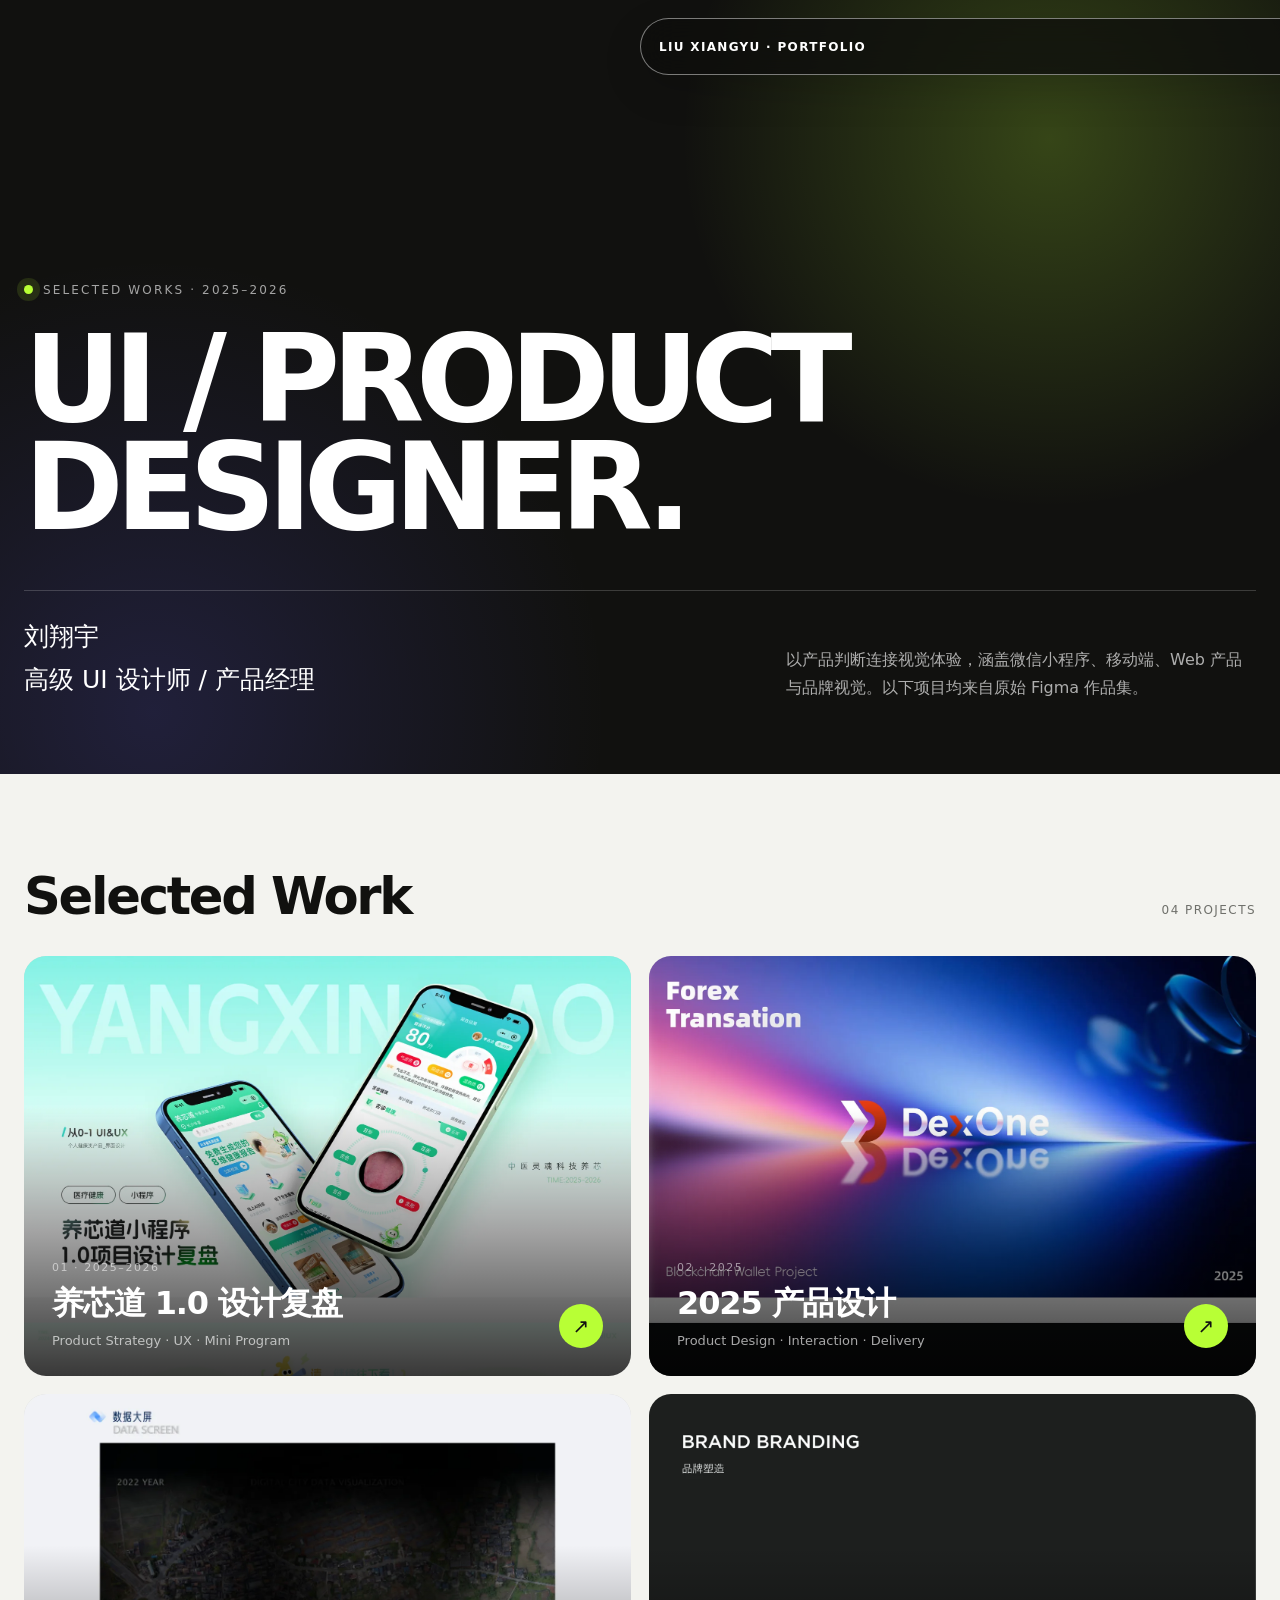
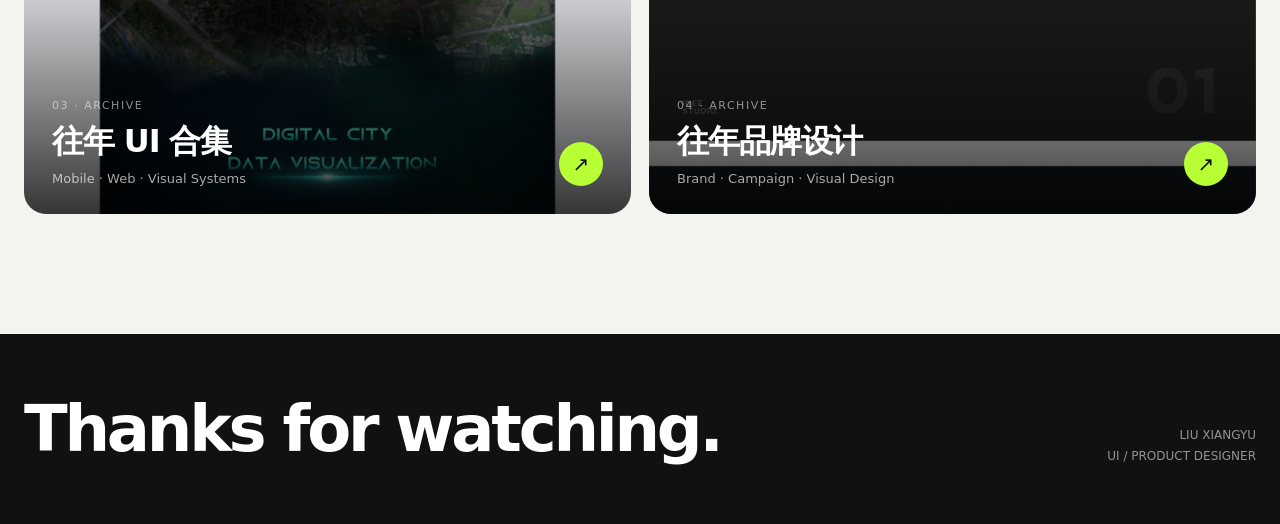
<file: index.html>
<!doctype html>
<html lang="zh-CN">
<head>
  <meta charset="utf-8">
  <meta name="viewport" content="width=device-width, initial-scale=1">
  <meta name="description" content="刘翔宇，高级 UI 设计师 / 产品经理作品集。">
  <title>刘翔宇｜UI / Product Designer Portfolio</title>
  <link rel="stylesheet" href="assets/styles.css">
  <link rel="preload" as="image" href="portfolio/yangxin/01.webp" fetchpriority="high">
</head>
<body>
  <header class="topbar">
    <a class="brand" href="#top">LIU XIANGYU · PORTFOLIO</a>
    <nav class="topbar-links" aria-label="主导航">
      <a class="action all-work" href="#work">全部作品</a>
      <a class="action" href="#work">查看项目 ↓</a>
    </nav>
  </header>

  <main id="top">
    <section class="hero">
      <div class="shell">
        <div class="hero-kicker">Selected works · 2025–2026</div>
        <h1>UI / PRODUCT<br>DESIGNER.</h1>
        <div class="hero-copy">
          <p class="role">刘翔宇<br>高级 UI 设计师 / 产品经理</p>
          <p>以产品判断连接视觉体验，涵盖微信小程序、移动端、Web 产品与品牌视觉。以下项目均来自原始 Figma 作品集。</p>
        </div>
      </div>
    </section>

    <section class="projects" id="work">
      <div class="shell">
        <div class="section-heading"><h2>Selected Work</h2><span>04 PROJECTS</span></div>
        <div class="project-grid">
          <a class="project-card" href="yangxin.html">
            <img src="portfolio/yangxin/01.webp" alt="养芯道小程序 1.0 项目设计复盘" width="1600" height="3334" fetchpriority="high">
            <div class="card-info"><div><div class="card-index">01 · 2025–2026</div><h3>养芯道 1.0 设计复盘</h3><p>Product Strategy · UX · Mini Program</p></div><span class="card-arrow">↗</span></div>
          </a>
          <a class="project-card" href="product-2025.html">
            <img src="portfolio/product/01.webp" alt="2025 产品设计合集" width="1600" height="3334" loading="lazy" decoding="async">
            <div class="card-info"><div><div class="card-index">02 · 2025</div><h3>2025 产品设计</h3><p>Product Design · Interaction · Delivery</p></div><span class="card-arrow">↗</span></div>
          </a>
          <a class="project-card" href="ui-archive.html">
            <img src="portfolio/ui/01.webp" alt="往年 UI 设计合集" width="1306" height="4000" loading="lazy" decoding="async">
            <div class="card-info"><div><div class="card-index">03 · ARCHIVE</div><h3>往年 UI 合集</h3><p>Mobile · Web · Visual Systems</p></div><span class="card-arrow">↗</span></div>
          </a>
          <a class="project-card" href="brand-archive.html">
            <img src="portfolio/brand/01.webp" alt="往年品牌设计合集" width="1600" height="3834" loading="lazy" decoding="async">
            <div class="card-info"><div><div class="card-index">04 · ARCHIVE</div><h3>往年品牌设计</h3><p>Brand · Campaign · Visual Design</p></div><span class="card-arrow">↗</span></div>
          </a>
        </div>
      </div>
    </section>
  </main>

  <footer class="site-footer"><div class="shell footer-inner"><div class="footer-title">Thanks for watching.</div><p>LIU XIANGYU<br>UI / PRODUCT DESIGNER</p></div></footer>
</body>
</html>
</file>
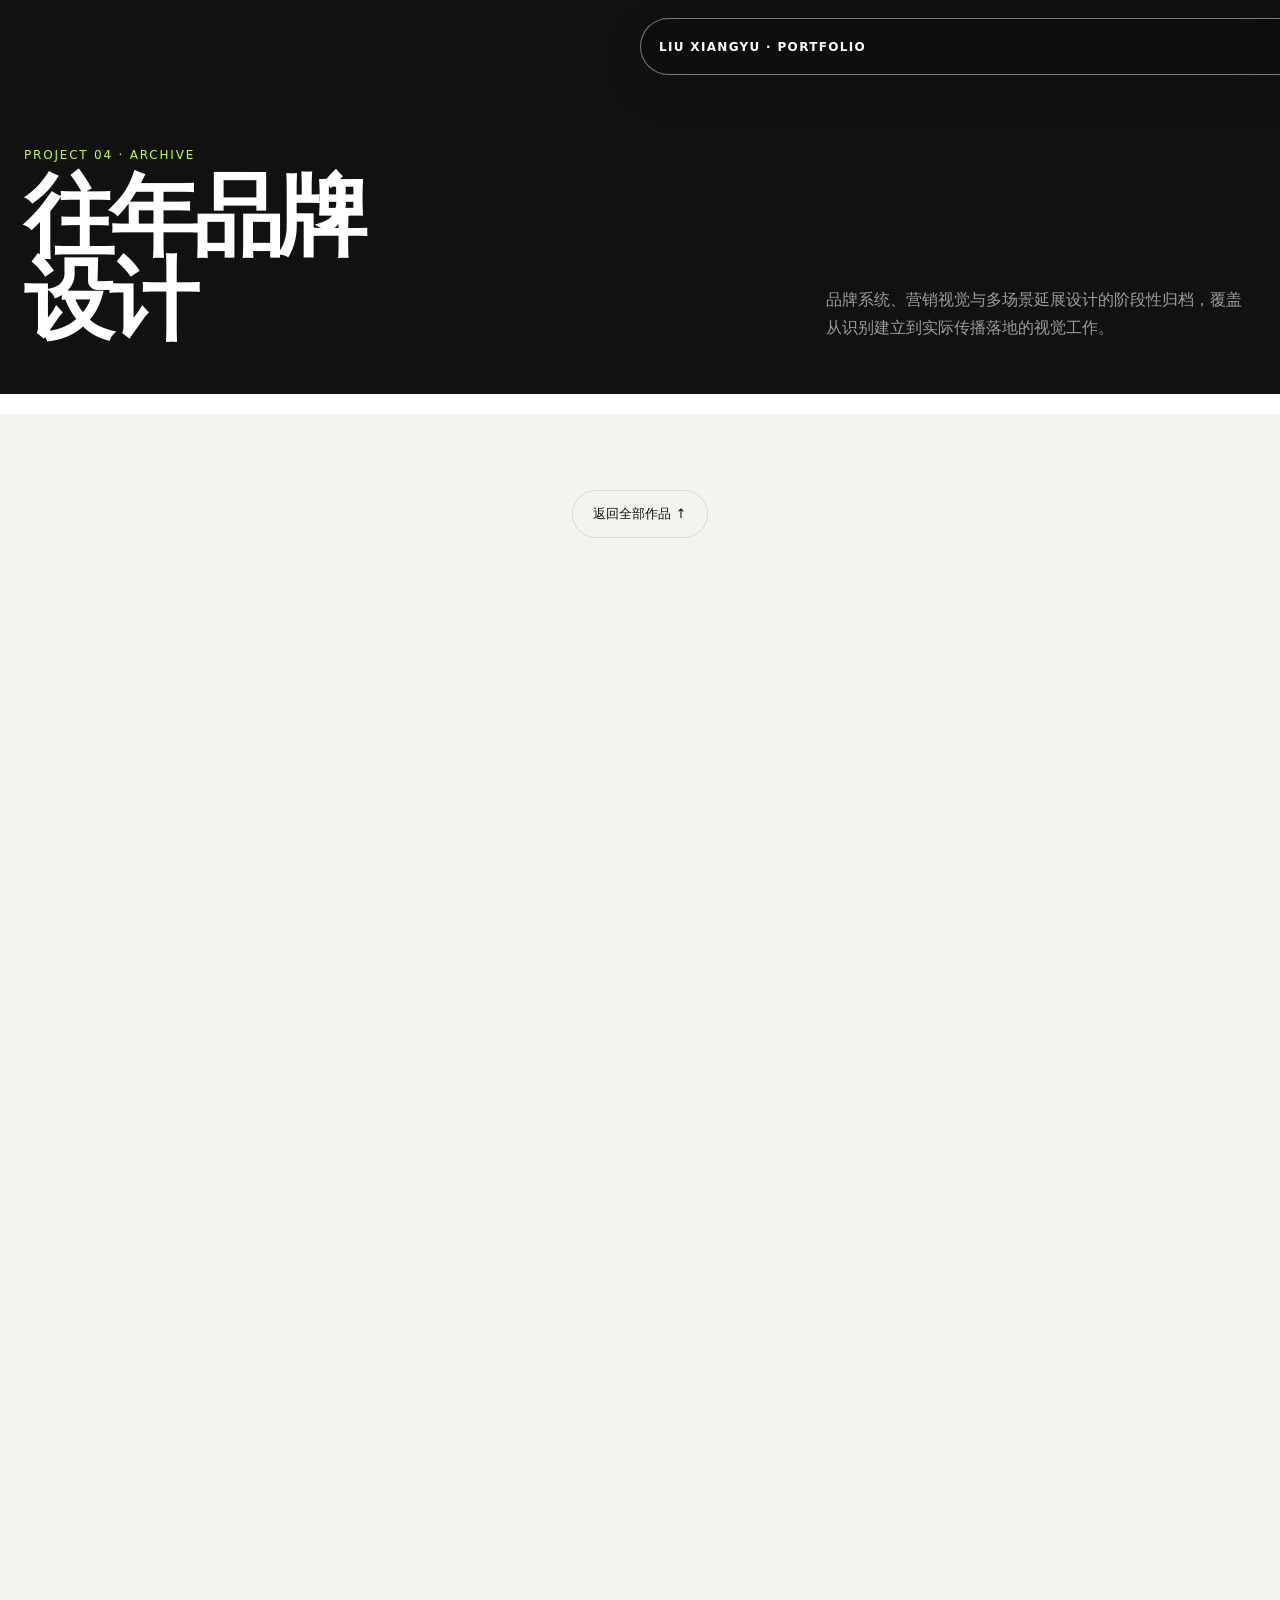
<file: brand-archive.html>
<!doctype html><html lang="zh-CN"><head><meta charset="utf-8"><meta name="viewport" content="width=device-width,initial-scale=1"><meta name="description" content="刘翔宇往年品牌与视觉设计合集。"><title>往年品牌设计｜刘翔宇作品集</title><link rel="stylesheet" href="assets/styles.css"><link rel="preload" as="image" href="portfolio/brand/01.webp" fetchpriority="high"></head><body>
<header class="topbar"><a class="brand" href="index.html">LIU XIANGYU · PORTFOLIO</a><nav class="topbar-links"><a class="action" href="index.html#work">← 返回作品</a></nav></header>
<main><section class="project-hero"><div class="shell project-meta"><div><div class="project-number">PROJECT 04 · ARCHIVE</div><h1>往年品牌<br>设计</h1></div><p class="project-description">品牌系统、营销视觉与多场景延展设计的阶段性归档，覆盖从识别建立到实际传播落地的视觉工作。</p></div></section>
<article class="portfolio-canvas" aria-label="往年品牌设计完整设计稿">
<img src="portfolio/brand/01.webp" alt="往年品牌设计第 1 部分" width="1600" height="3834" fetchpriority="high">
<img src="portfolio/brand/02.webp" alt="往年品牌设计第 2 部分" width="1600" height="3834" loading="lazy" decoding="async">
<img src="portfolio/brand/03.webp" alt="往年品牌设计第 3 部分" width="1600" height="3834" loading="lazy" decoding="async">
<img src="portfolio/brand/04.webp" alt="往年品牌设计第 4 部分" width="1600" height="3834" loading="lazy" decoding="async">
<img src="portfolio/brand/05.webp" alt="往年品牌设计第 5 部分" width="1600" height="3834" loading="lazy" decoding="async">
<img src="portfolio/brand/06.webp" alt="往年品牌设计第 6 部分" width="1600" height="3834" loading="lazy" decoding="async">
<img src="portfolio/brand/07.webp" alt="往年品牌设计第 7 部分" width="1600" height="3834" loading="lazy" decoding="async">
<img src="portfolio/brand/08.webp" alt="往年品牌设计第 8 部分" width="1600" height="3834" loading="lazy" decoding="async">
<img src="portfolio/brand/09.webp" alt="往年品牌设计第 9 部分" width="1600" height="736" loading="lazy" decoding="async">
</article><div class="project-end"><a class="next-link" href="index.html#work">返回全部作品 ↑</a></div></main></body></html>
</file>
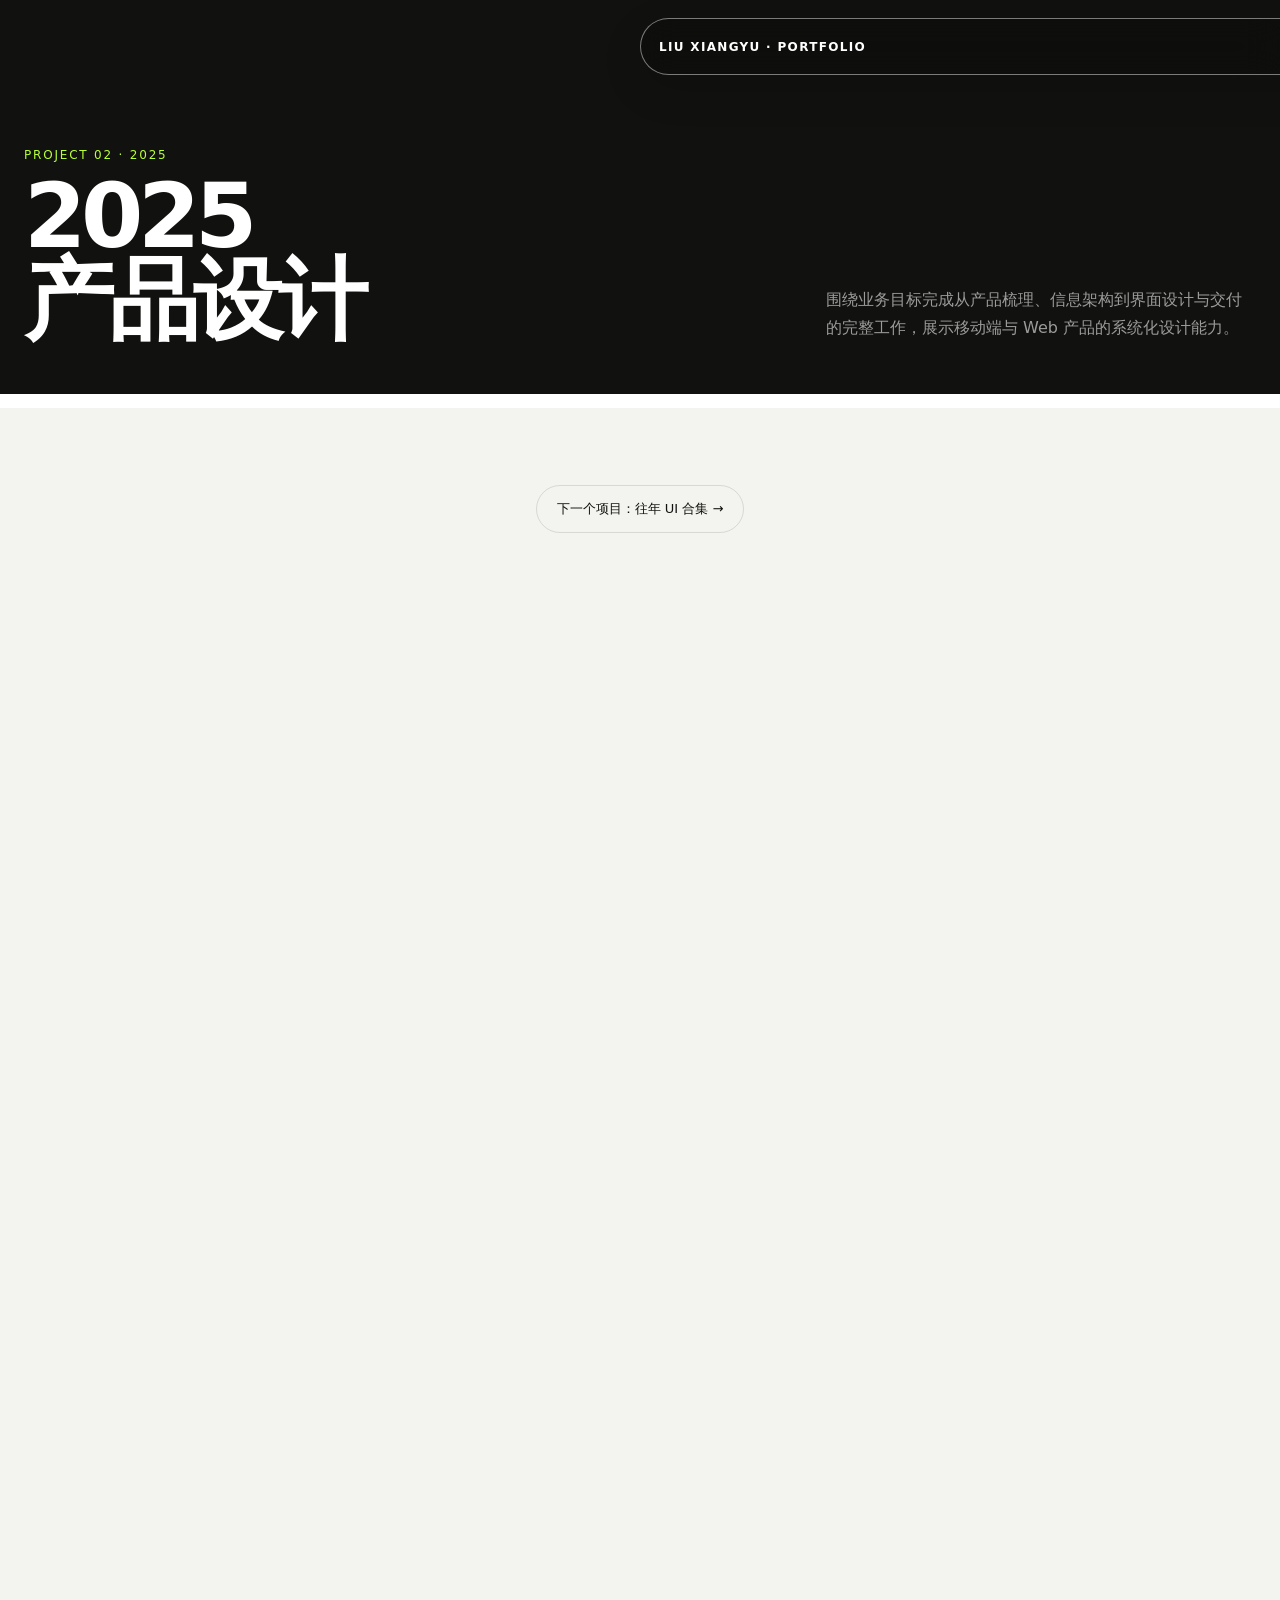
<file: product-2025.html>
<!doctype html><html lang="zh-CN"><head><meta charset="utf-8"><meta name="viewport" content="width=device-width,initial-scale=1"><meta name="description" content="刘翔宇 2025 产品设计作品。"><title>2025 产品设计｜刘翔宇作品集</title><link rel="stylesheet" href="assets/styles.css"><link rel="preload" as="image" href="portfolio/product/01.webp" fetchpriority="high"></head><body>
<header class="topbar"><a class="brand" href="index.html">LIU XIANGYU · PORTFOLIO</a><nav class="topbar-links"><a class="action" href="index.html#work">← 返回作品</a></nav></header>
<main><section class="project-hero"><div class="shell project-meta"><div><div class="project-number">PROJECT 02 · 2025</div><h1>2025<br>产品设计</h1></div><p class="project-description">围绕业务目标完成从产品梳理、信息架构到界面设计与交付的完整工作，展示移动端与 Web 产品的系统化设计能力。</p></div></section>
<article class="portfolio-canvas" aria-label="2025 产品设计完整设计稿">
<img src="portfolio/product/01.webp" alt="2025 产品设计第 1 部分" width="1600" height="3334" fetchpriority="high">
<img src="portfolio/product/02.webp" alt="2025 产品设计第 2 部分" width="1600" height="3334" loading="lazy" decoding="async">
<img src="portfolio/product/03.webp" alt="2025 产品设计第 3 部分" width="1600" height="3334" loading="lazy" decoding="async">
<img src="portfolio/product/04.webp" alt="2025 产品设计第 4 部分" width="1600" height="3334" loading="lazy" decoding="async">
<img src="portfolio/product/05.webp" alt="2025 产品设计第 5 部分" width="1600" height="3334" loading="lazy" decoding="async">
<img src="portfolio/product/06.webp" alt="2025 产品设计第 6 部分" width="1600" height="3334" loading="lazy" decoding="async">
<img src="portfolio/product/07.webp" alt="2025 产品设计第 7 部分" width="1600" height="3000" loading="lazy" decoding="async">
</article><div class="project-end"><a class="next-link" href="ui-archive.html">下一个项目：往年 UI 合集 →</a></div></main></body></html>
</file>
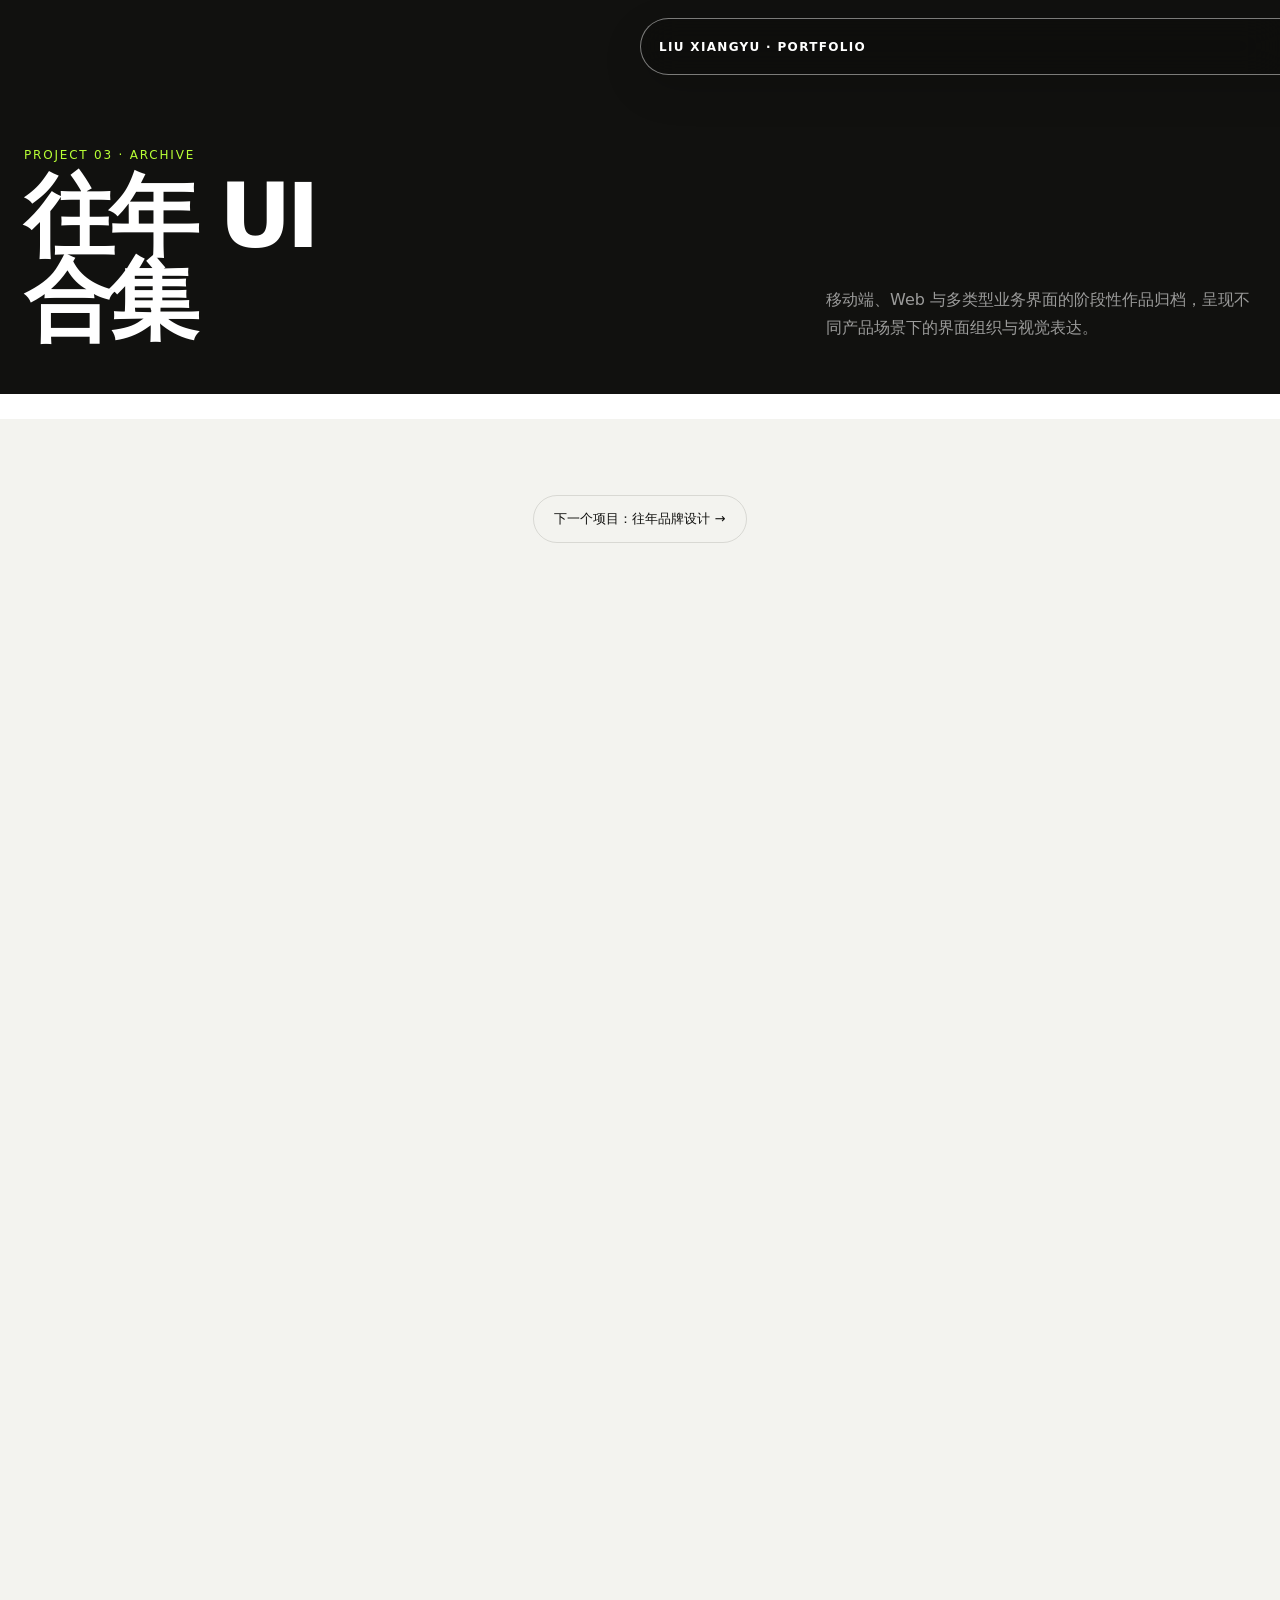
<file: ui-archive.html>
<!doctype html><html lang="zh-CN"><head><meta charset="utf-8"><meta name="viewport" content="width=device-width,initial-scale=1"><meta name="description" content="刘翔宇往年 UI 设计合集。"><title>往年 UI 合集｜刘翔宇作品集</title><link rel="stylesheet" href="assets/styles.css"><link rel="preload" as="image" href="portfolio/ui/01.webp" fetchpriority="high"></head><body>
<header class="topbar"><a class="brand" href="index.html">LIU XIANGYU · PORTFOLIO</a><nav class="topbar-links"><a class="action" href="index.html#work">← 返回作品</a></nav></header>
<main><section class="project-hero"><div class="shell project-meta"><div><div class="project-number">PROJECT 03 · ARCHIVE</div><h1>往年 UI<br>合集</h1></div><p class="project-description">移动端、Web 与多类型业务界面的阶段性作品归档，呈现不同产品场景下的界面组织与视觉表达。</p></div></section>
<article class="portfolio-canvas" aria-label="往年 UI 设计完整设计稿">
<img src="portfolio/ui/01.webp" alt="往年 UI 合集第 1 部分" width="1306" height="4000" fetchpriority="high">
<img src="portfolio/ui/02.webp" alt="往年 UI 合集第 2 部分" width="1306" height="4000" loading="lazy" decoding="async">
<img src="portfolio/ui/03.webp" alt="往年 UI 合集第 3 部分" width="1306" height="4000" loading="lazy" decoding="async">
<img src="portfolio/ui/04.webp" alt="往年 UI 合集第 4 部分" width="1306" height="4000" loading="lazy" decoding="async">
<img src="portfolio/ui/05.webp" alt="往年 UI 合集第 5 部分" width="1306" height="4000" loading="lazy" decoding="async">
<img src="portfolio/ui/06.webp" alt="往年 UI 合集第 6 部分" width="1306" height="4000" loading="lazy" decoding="async">
<img src="portfolio/ui/07.webp" alt="往年 UI 合集第 7 部分" width="1306" height="4000" loading="lazy" decoding="async">
<img src="portfolio/ui/08.webp" alt="往年 UI 合集第 8 部分" width="1306" height="4000" loading="lazy" decoding="async">
<img src="portfolio/ui/09.webp" alt="往年 UI 合集第 9 部分" width="1306" height="768" loading="lazy" decoding="async">
</article><div class="project-end"><a class="next-link" href="brand-archive.html">下一个项目：往年品牌设计 →</a></div></main></body></html>
</file>
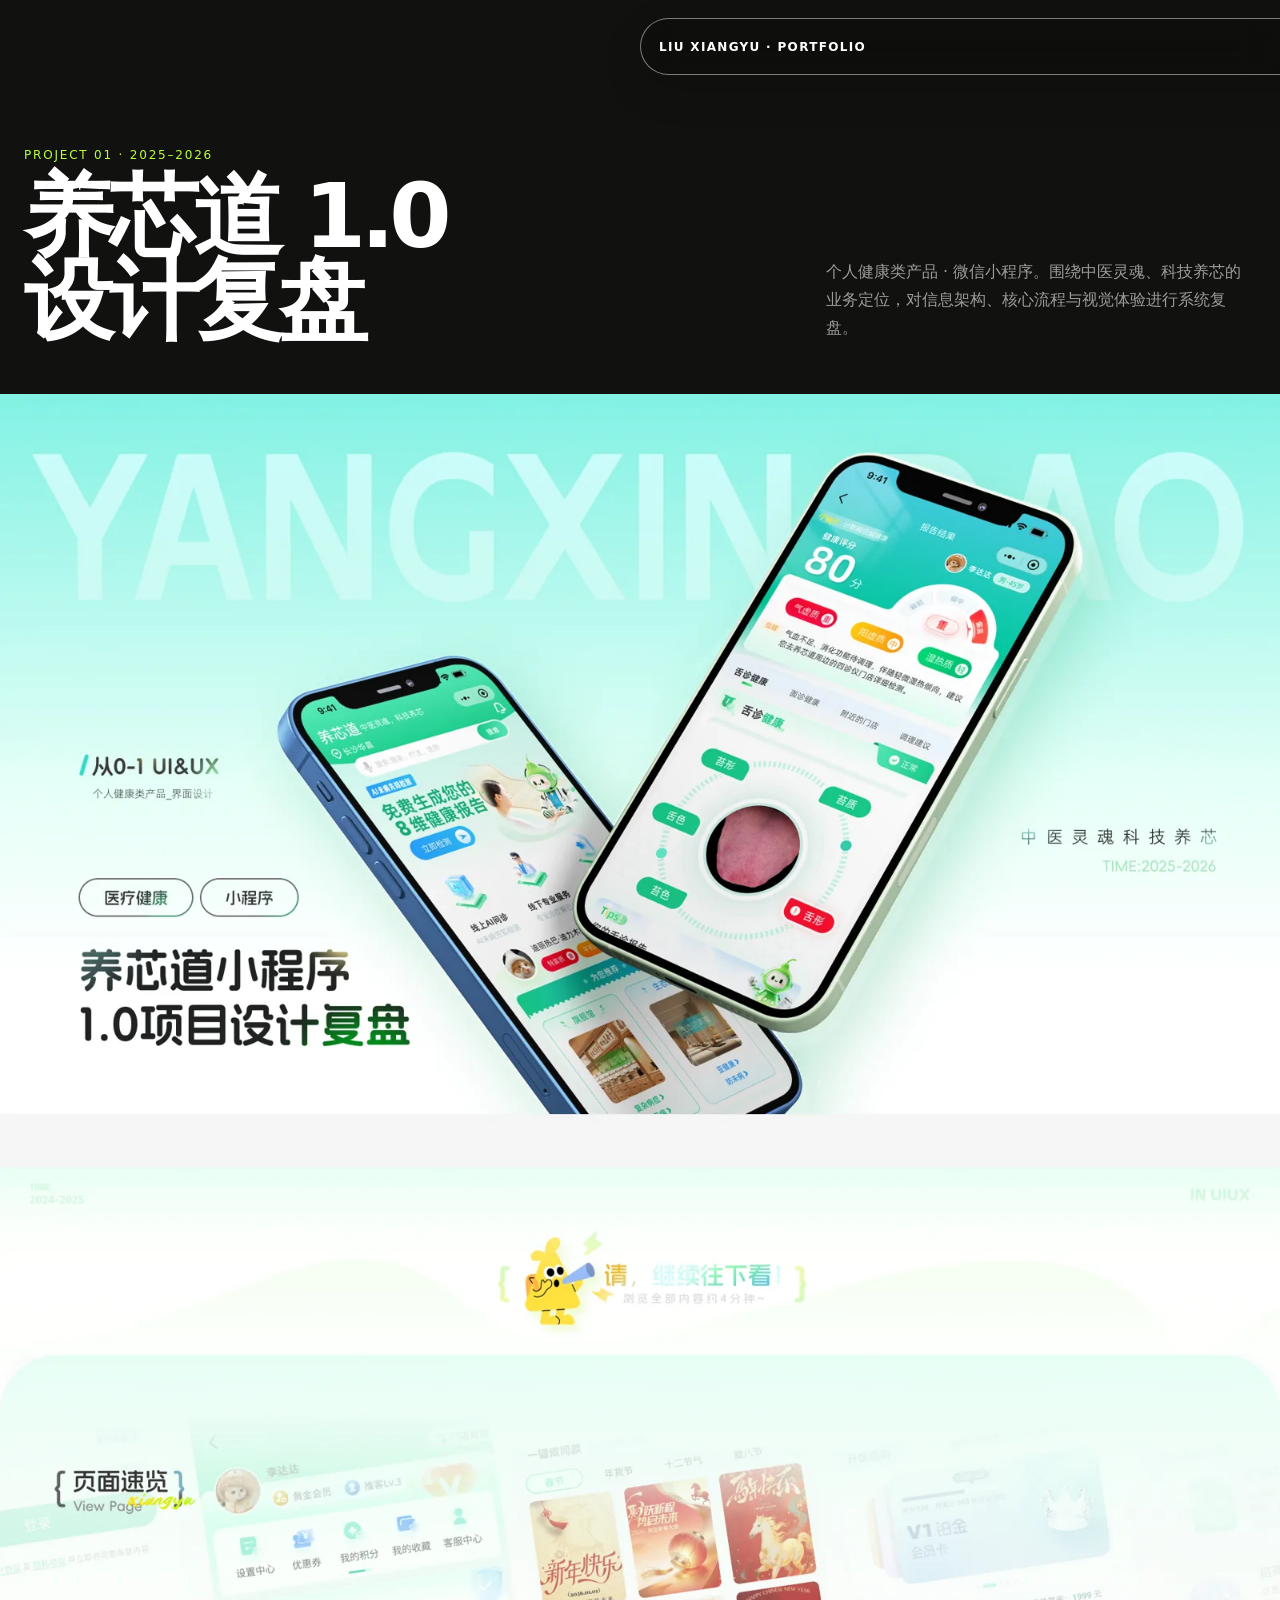
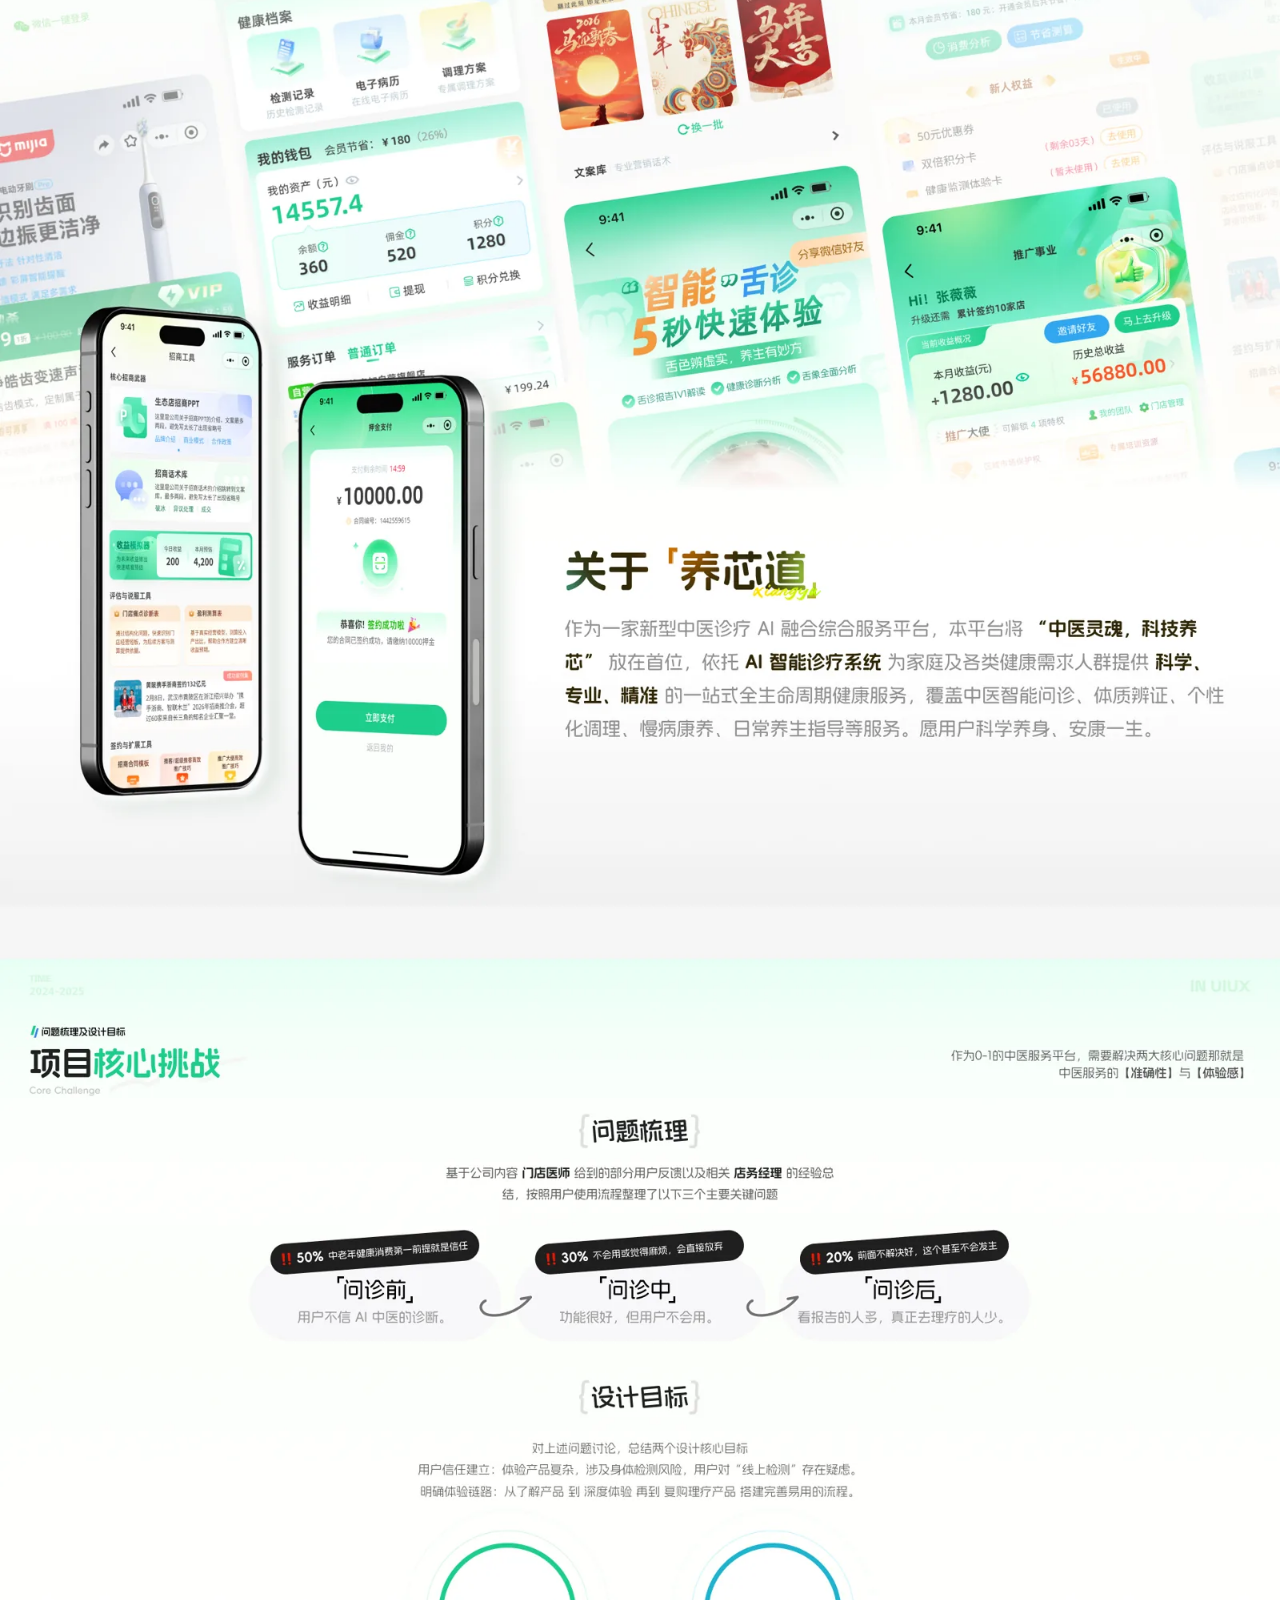
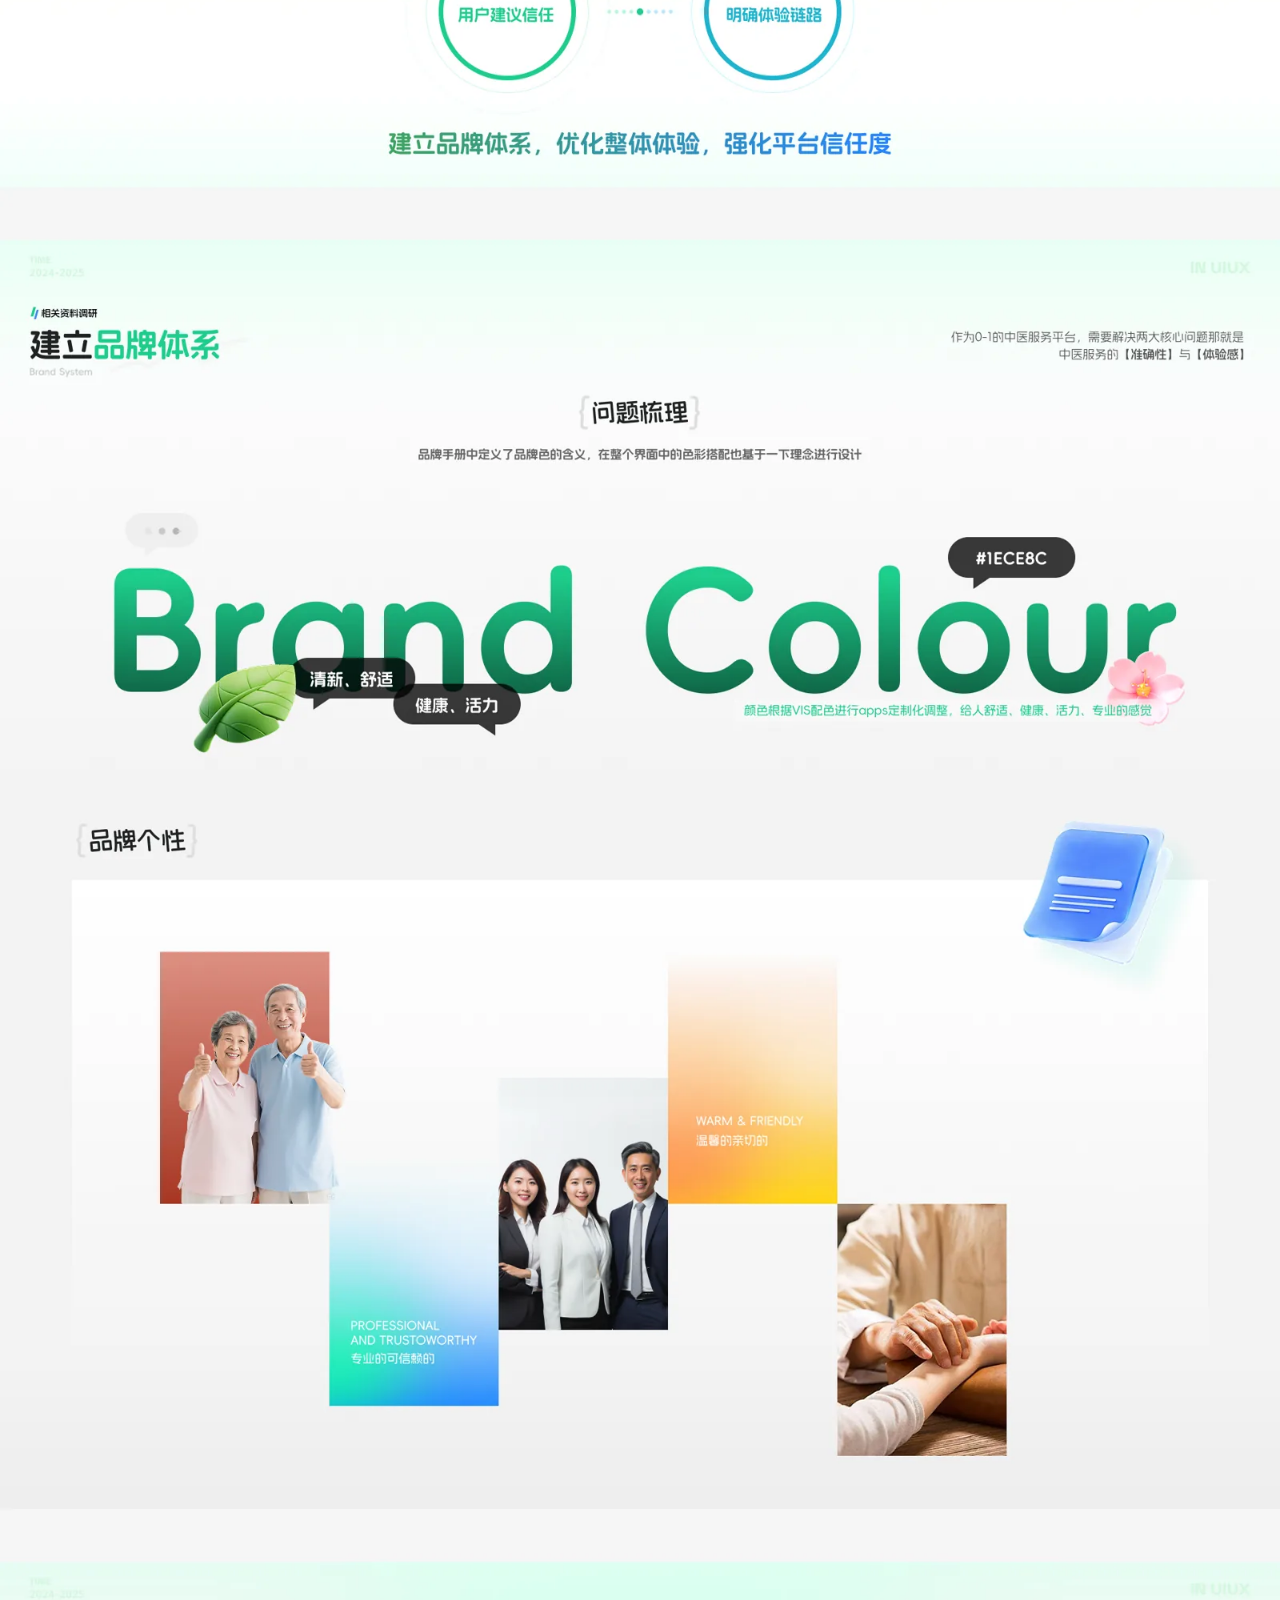
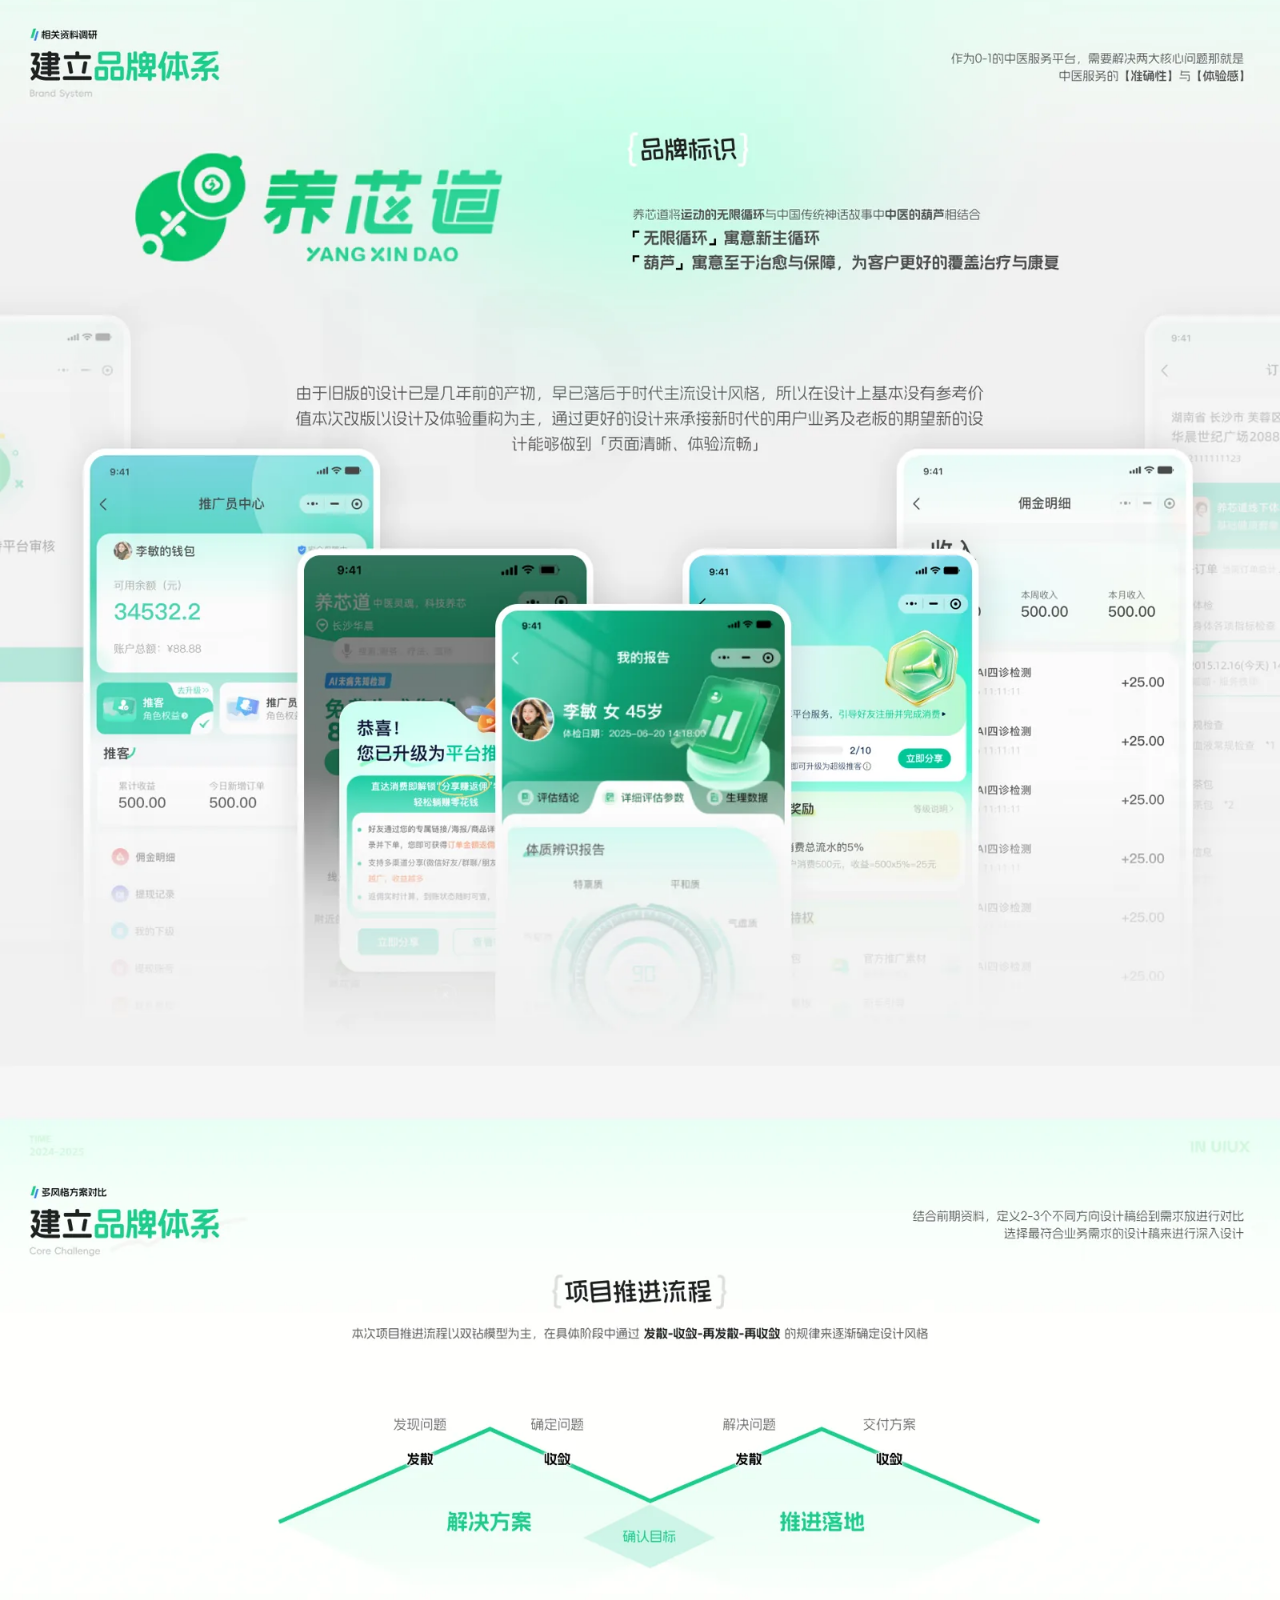
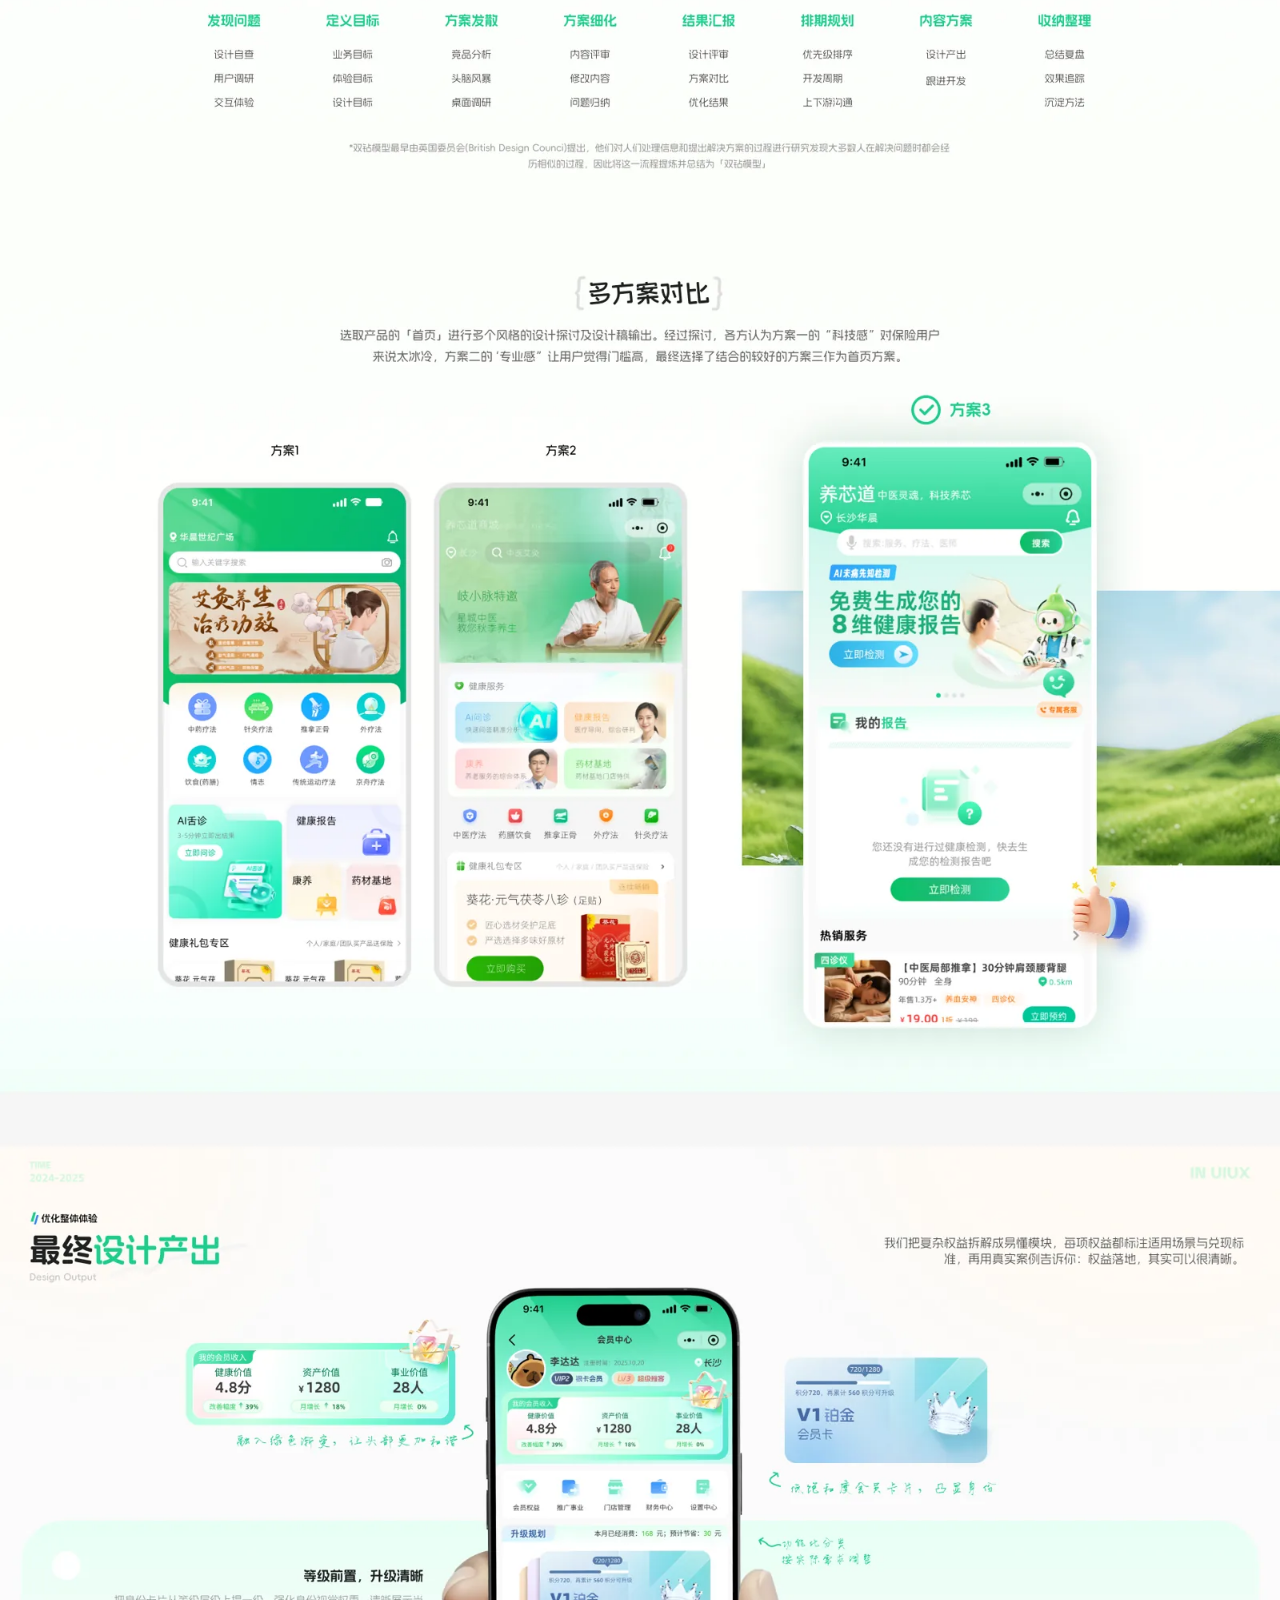
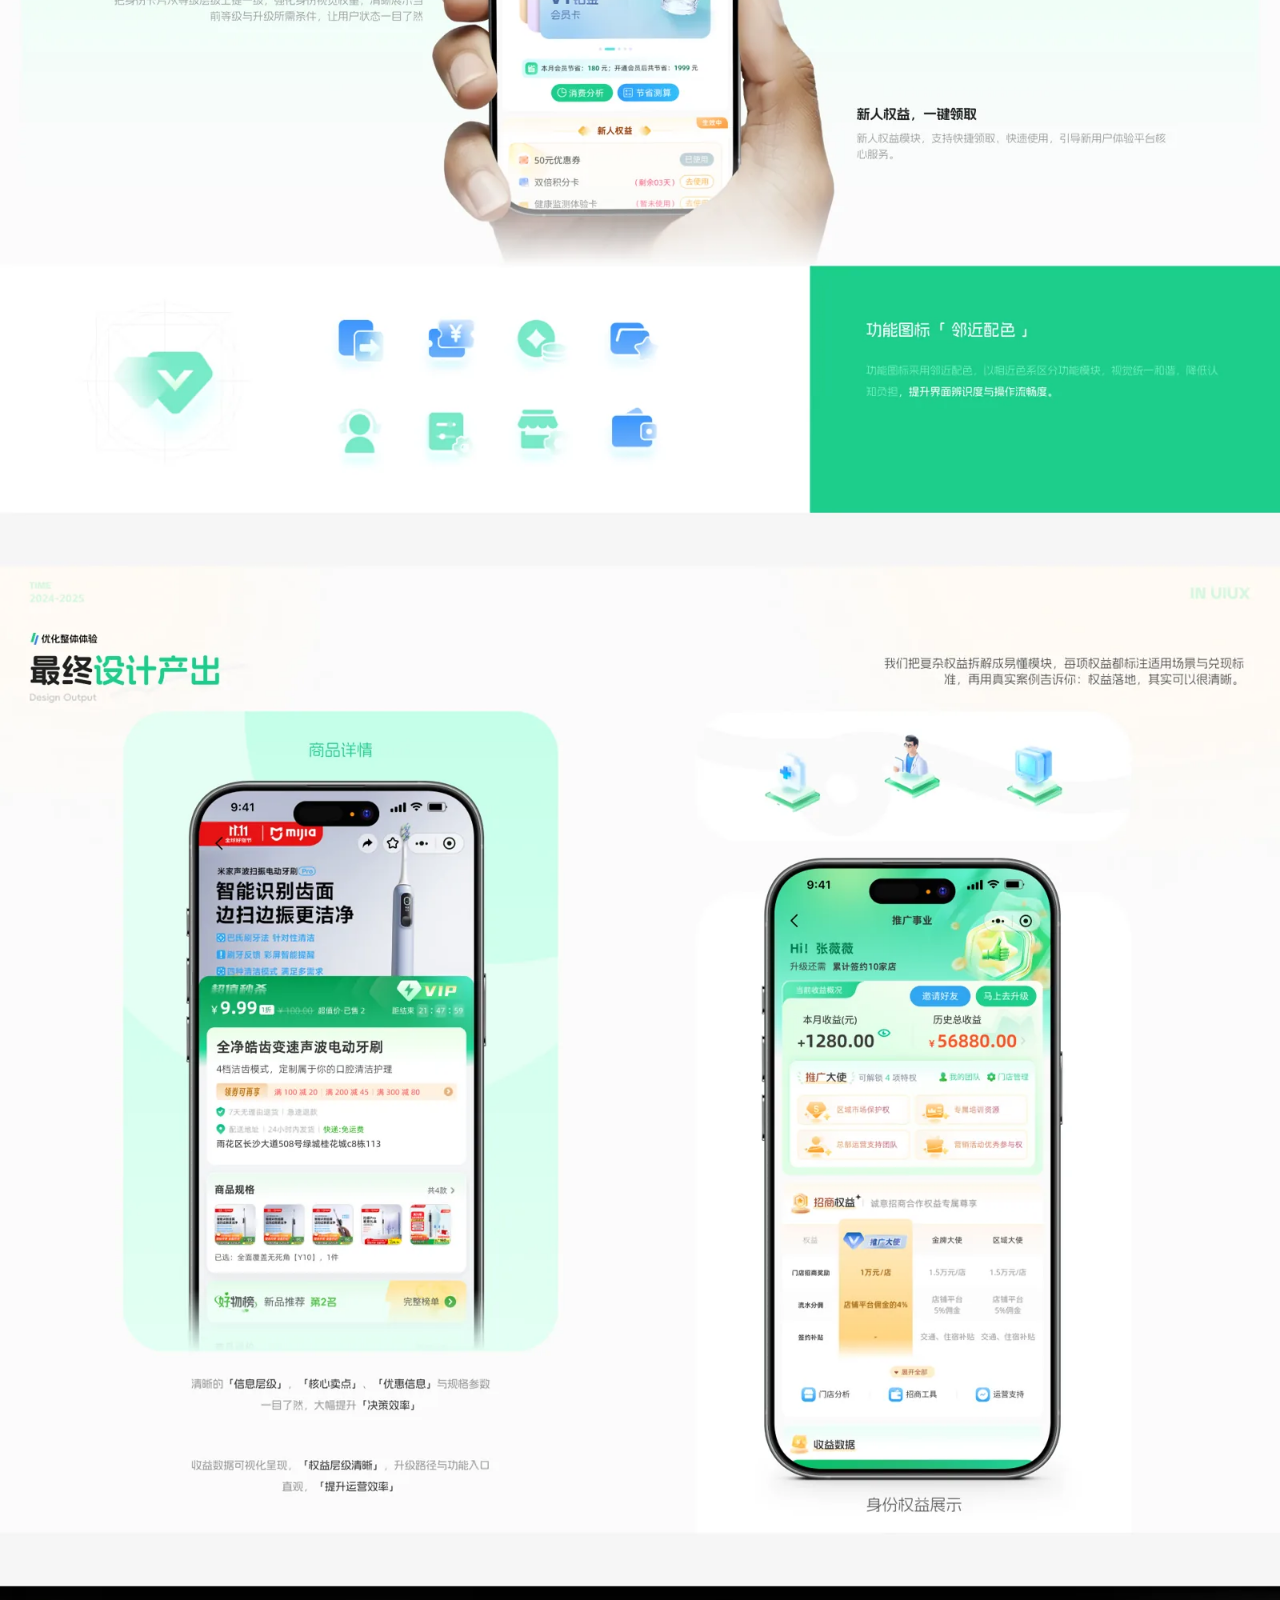
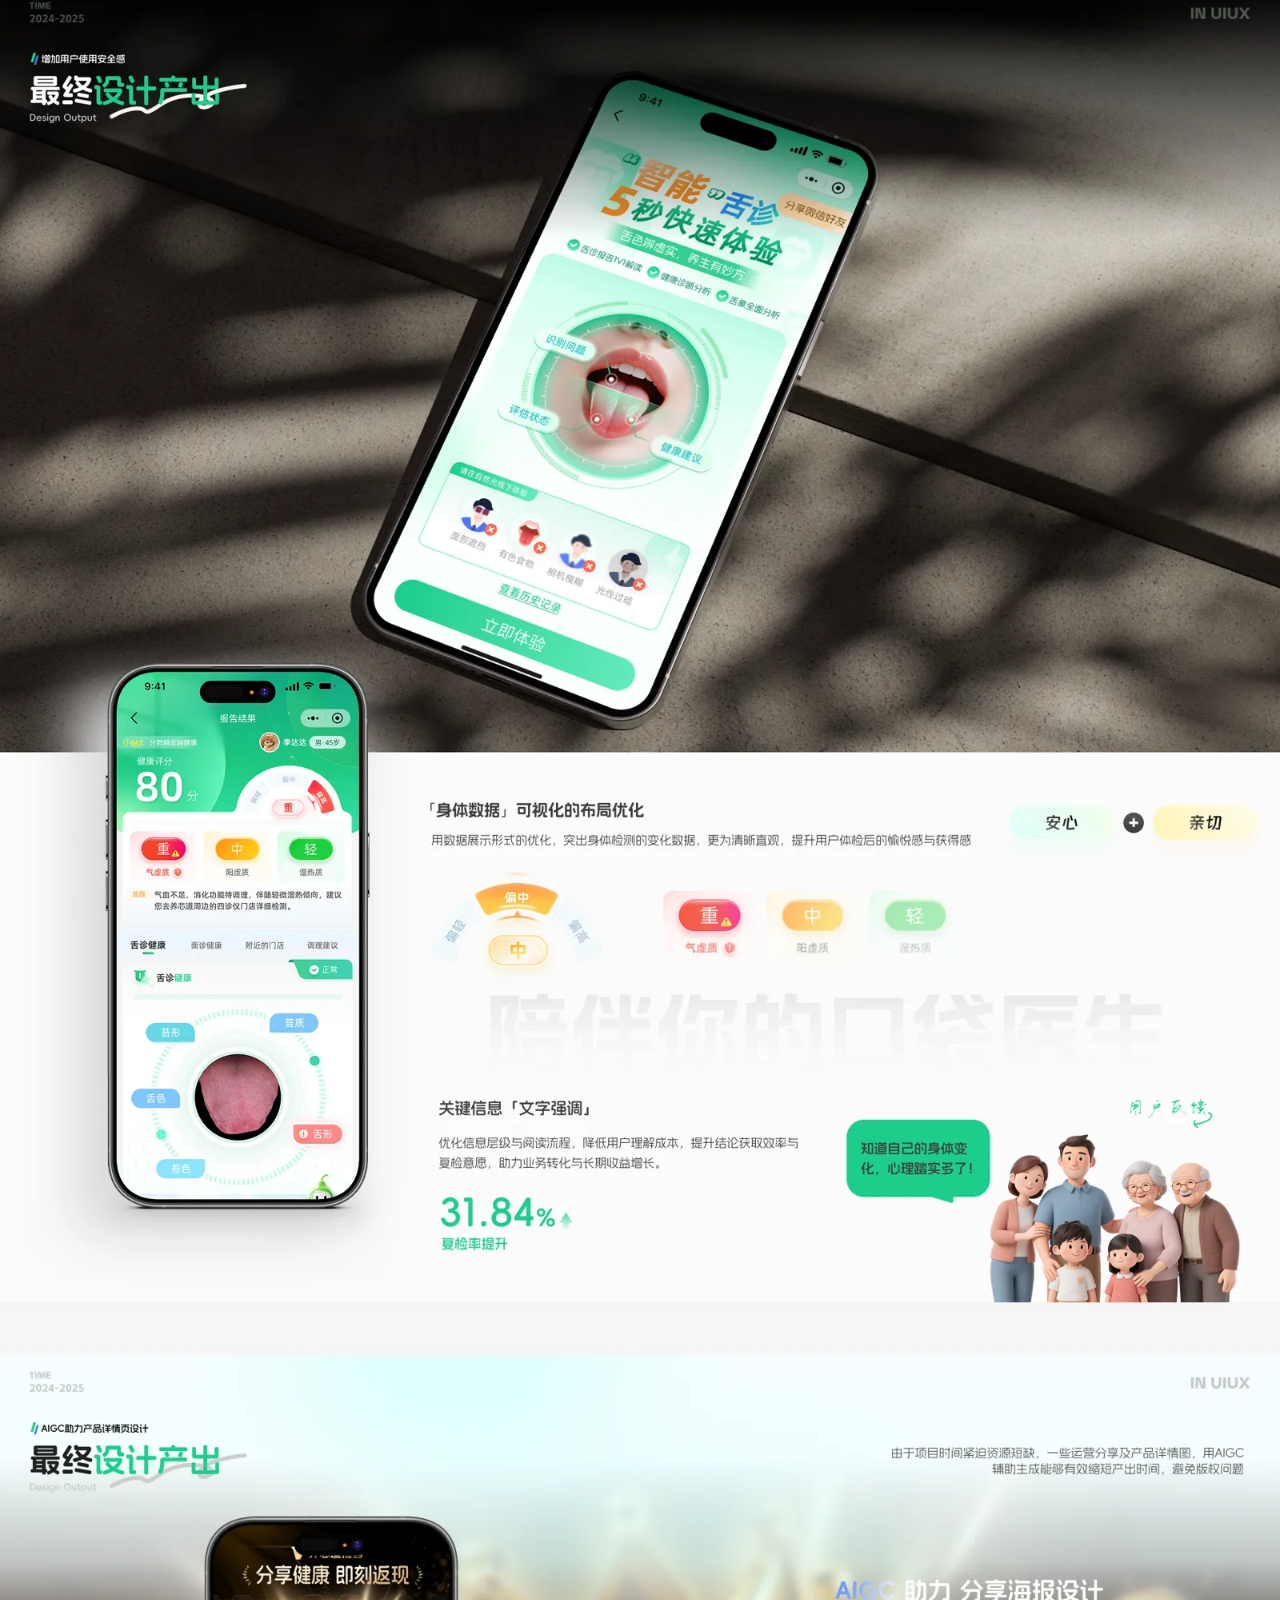
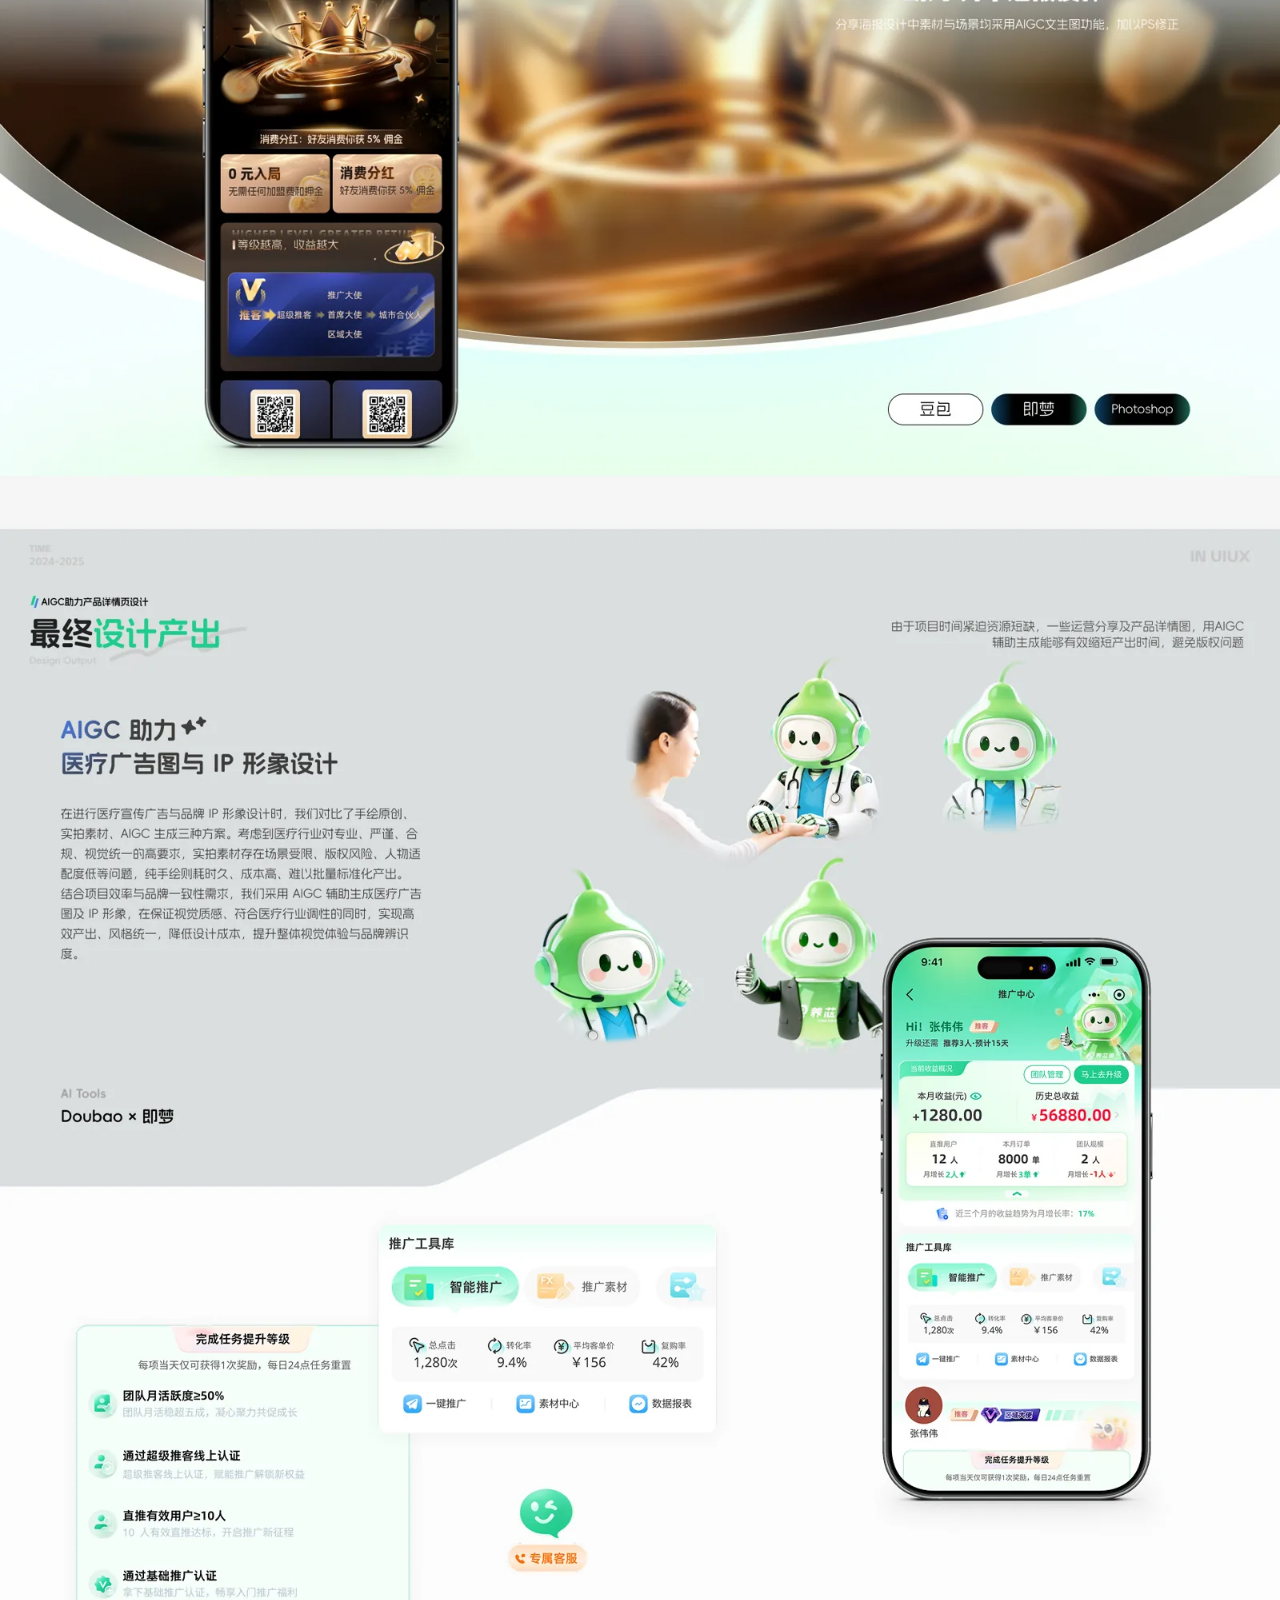
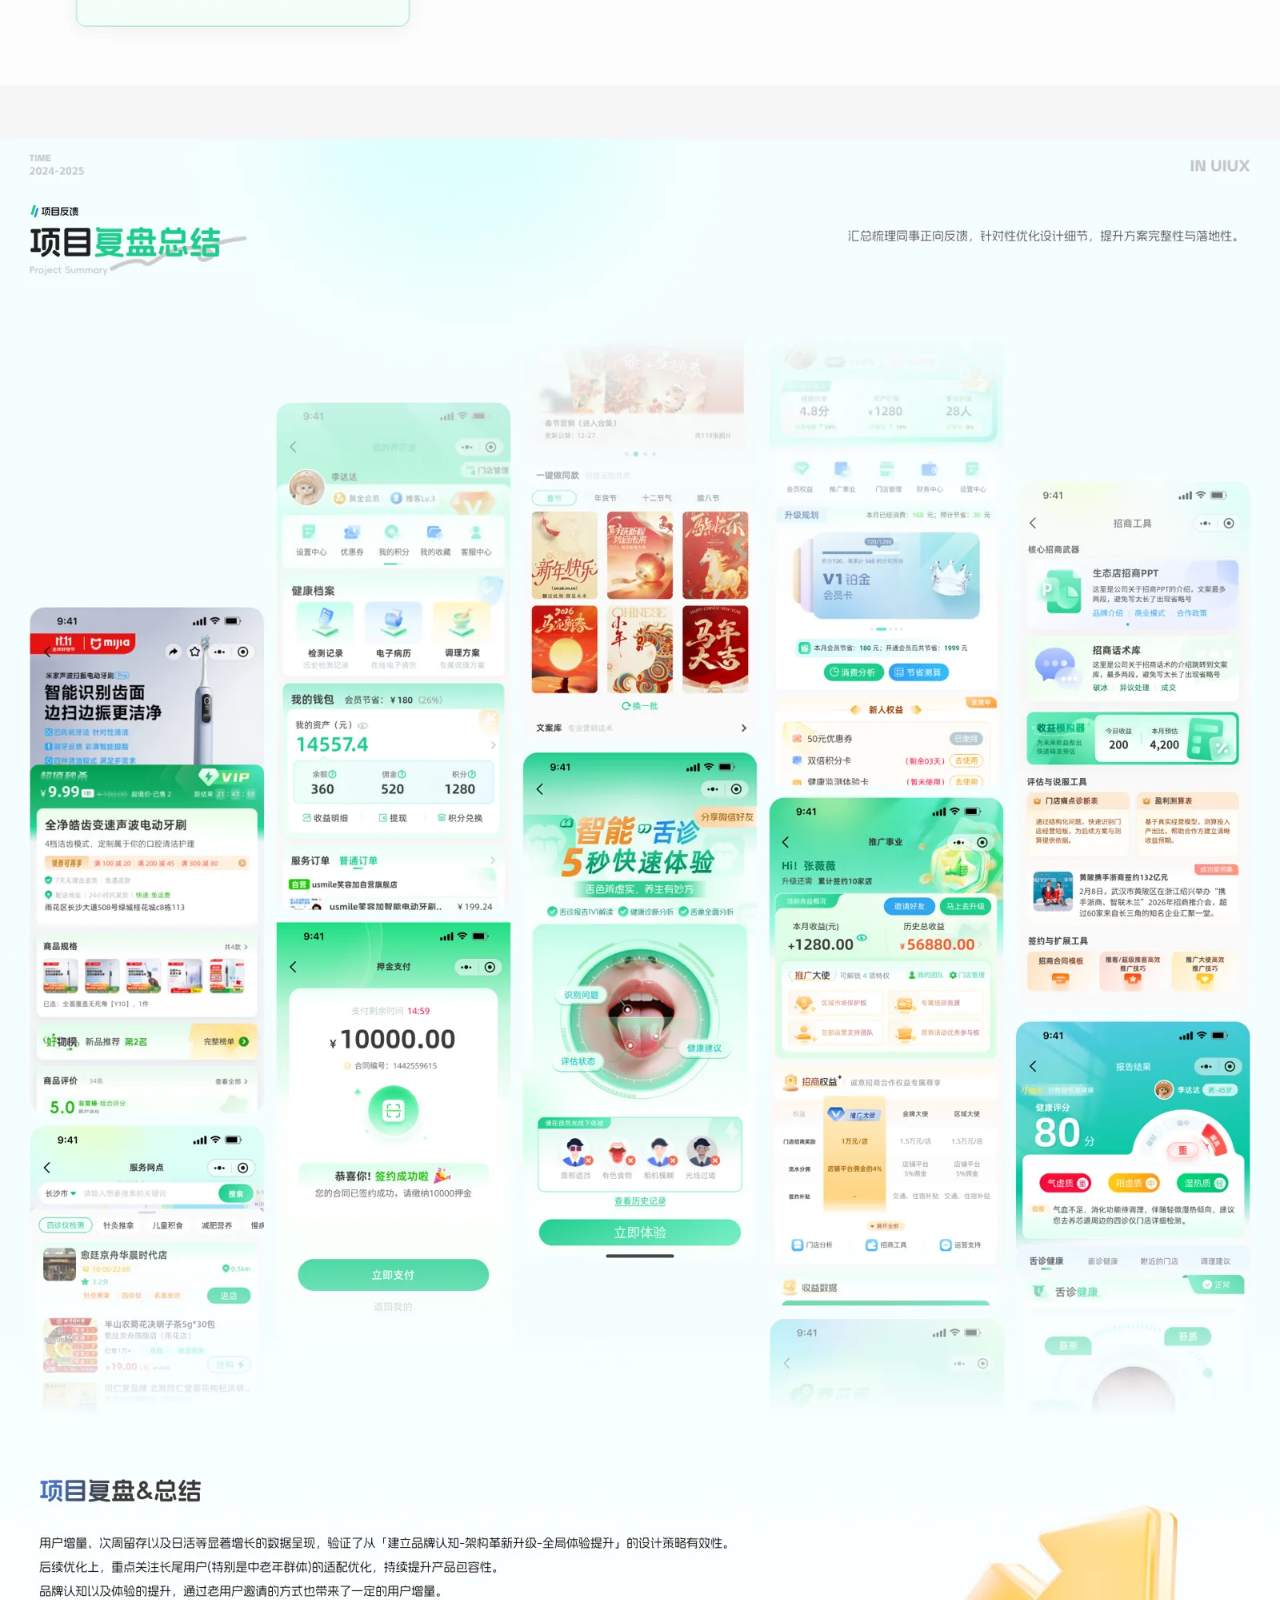
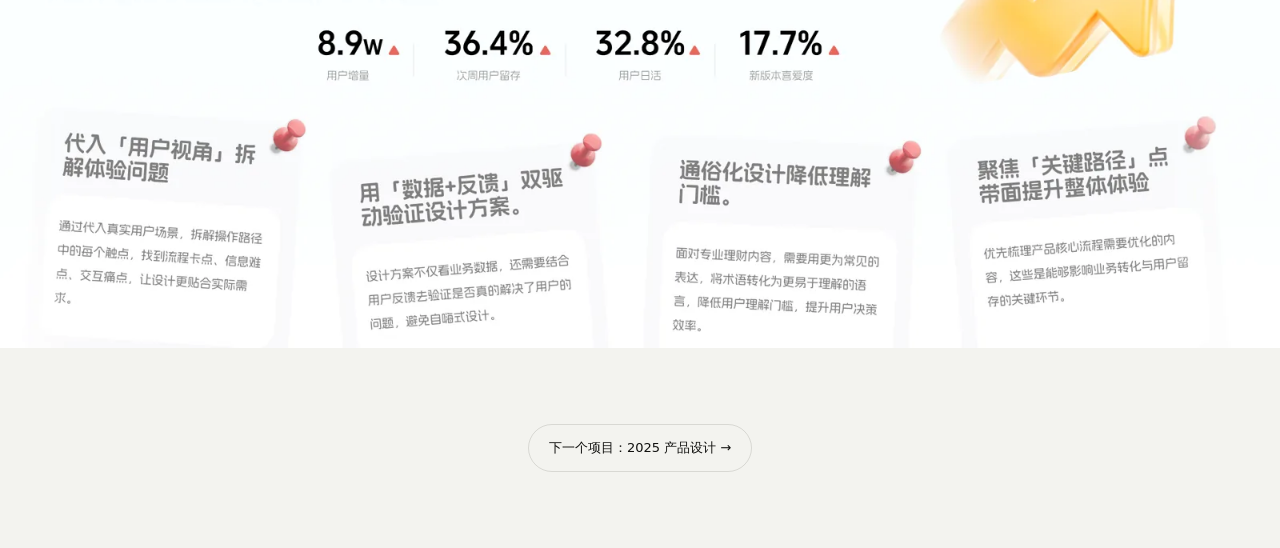
<file: yangxin.html>
<!doctype html><html lang="zh-CN"><head><meta charset="utf-8"><meta name="viewport" content="width=device-width,initial-scale=1"><meta name="description" content="养芯道小程序 1.0 项目设计复盘。"><title>养芯道 1.0 设计复盘｜刘翔宇作品集</title><link rel="stylesheet" href="assets/styles.css"><link rel="preload" as="image" href="portfolio/yangxin/01.webp" fetchpriority="high"></head><body>
<header class="topbar"><a class="brand" href="index.html">LIU XIANGYU · PORTFOLIO</a><nav class="topbar-links"><a class="action" href="index.html#work">← 返回作品</a></nav></header>
<main><section class="project-hero"><div class="shell project-meta"><div><div class="project-number">PROJECT 01 · 2025–2026</div><h1>养芯道 1.0<br>设计复盘</h1></div><p class="project-description">个人健康类产品 · 微信小程序。围绕中医灵魂、科技养芯的业务定位，对信息架构、核心流程与视觉体验进行系统复盘。</p></div></section>
<article class="portfolio-canvas" aria-label="养芯道项目完整设计稿">
<img src="portfolio/yangxin/01.webp" alt="养芯道设计复盘第 1 部分" width="1600" height="3334" fetchpriority="high">
<img src="portfolio/yangxin/02.webp" alt="养芯道设计复盘第 2 部分" width="1600" height="3334" loading="lazy" decoding="async">
<img src="portfolio/yangxin/03.webp" alt="养芯道设计复盘第 3 部分" width="1600" height="3334" loading="lazy" decoding="async">
<img src="portfolio/yangxin/04.webp" alt="养芯道设计复盘第 4 部分" width="1600" height="3334" loading="lazy" decoding="async">
<img src="portfolio/yangxin/05.webp" alt="养芯道设计复盘第 5 部分" width="1600" height="3334" loading="lazy" decoding="async">
<img src="portfolio/yangxin/06.webp" alt="养芯道设计复盘第 6 部分" width="1600" height="1272" loading="lazy" decoding="async">
</article><div class="project-end"><a class="next-link" href="product-2025.html">下一个项目：2025 产品设计 →</a></div></main></body></html>
</file>
<file: assets/styles.css>
:root {
  --bg: #f3f3ef;
  --paper: #ffffff;
  --ink: #11110f;
  --muted: #6f706b;
  --line: rgba(17, 17, 15, 0.12);
  --accent: #b8ff35;
  --max: 1600px;
}

* { box-sizing: border-box; }

html {
  scroll-behavior: smooth;
  background: var(--bg);
}

body {
  margin: 0;
  color: var(--ink);
  background: var(--bg);
  font-family: Inter, "PingFang SC", "Microsoft YaHei", system-ui, -apple-system, sans-serif;
  -webkit-font-smoothing: antialiased;
}

a { color: inherit; text-decoration: none; }
img { display: block; max-width: 100%; }

.shell {
  width: min(calc(100% - 48px), var(--max));
  margin: 0 auto;
}

.topbar {
  position: fixed;
  z-index: 20;
  top: 18px;
  left: 50%;
  display: flex;
  width: min(calc(100% - 36px), 1564px);
  align-items: center;
  justify-content: space-between;
  padding: 10px 12px 10px 18px;
  border: 1px solid rgba(255,255,255,.45);
  border-radius: 999px;
  color: #fff;
  background: rgba(14,14,13,.76);
  box-shadow: 0 14px 42px rgba(0,0,0,.14);
  backdrop-filter: blur(18px);
}

.brand {
  font-size: 12px;
  font-weight: 700;
  letter-spacing: .11em;
}

.topbar-links { display: flex; align-items: center; gap: 6px; }

.topbar a.action {
  padding: 9px 14px;
  border-radius: 999px;
  font-size: 12px;
  background: rgba(255,255,255,.12);
  transition: background .2s ease, color .2s ease;
}

.topbar a.action:hover { color: #111; background: var(--accent); }

.hero {
  min-height: 86svh;
  display: grid;
  align-items: end;
  padding: 128px 0 72px;
  color: #fff;
  background:
    radial-gradient(circle at 82% 18%, rgba(184,255,53,.22), transparent 30%),
    radial-gradient(circle at 12% 92%, rgba(104,99,255,.18), transparent 34%),
    #11110f;
}

.hero-kicker {
  display: flex;
  align-items: center;
  gap: 10px;
  margin-bottom: 28px;
  color: rgba(255,255,255,.62);
  font-size: 12px;
  letter-spacing: .18em;
  text-transform: uppercase;
}

.hero-kicker::before {
  content: "";
  width: 9px;
  height: 9px;
  border-radius: 50%;
  background: var(--accent);
  box-shadow: 0 0 0 7px rgba(184,255,53,.12);
}

.hero h1 {
  max-width: 1200px;
  margin: 0;
  font-size: clamp(52px, 9.4vw, 148px);
  font-weight: 650;
  line-height: .9;
  letter-spacing: -.07em;
}

.hero-copy {
  display: grid;
  grid-template-columns: 1fr minmax(260px, 470px);
  gap: 40px;
  align-items: end;
  margin-top: 48px;
  padding-top: 24px;
  border-top: 1px solid rgba(255,255,255,.18);
}

.hero-copy p { margin: 0; color: rgba(255,255,255,.66); line-height: 1.75; }
.hero-copy .role { color: #fff; font-size: clamp(17px, 2vw, 25px); }

.projects { padding: 92px 0 120px; }

.section-heading {
  display: flex;
  justify-content: space-between;
  align-items: baseline;
  margin-bottom: 30px;
}

.section-heading h2 { margin: 0; font-size: clamp(30px, 4vw, 60px); letter-spacing: -.045em; }
.section-heading span { color: var(--muted); font-size: 12px; letter-spacing: .12em; }

.project-grid { display: grid; grid-template-columns: repeat(2, minmax(0, 1fr)); gap: 18px; }

.project-card {
  position: relative;
  overflow: hidden;
  min-height: 420px;
  border-radius: 22px;
  background: #d9d9d4;
  isolation: isolate;
}

.project-card::after {
  content: "";
  position: absolute;
  inset: 0;
  z-index: 1;
  background: linear-gradient(180deg, transparent 36%, rgba(0,0,0,.78));
  pointer-events: none;
}

.project-card img {
  position: absolute;
  inset: 0;
  width: 100%;
  height: 100%;
  object-fit: cover;
  object-position: top;
  transition: transform .55s cubic-bezier(.2,.7,.2,1);
}

.project-card:hover img { transform: scale(1.025); }

.card-info {
  position: absolute;
  z-index: 2;
  right: 0;
  bottom: 0;
  left: 0;
  display: flex;
  align-items: end;
  justify-content: space-between;
  gap: 20px;
  padding: 28px;
  color: #fff;
}

.card-index { margin-bottom: 8px; color: rgba(255,255,255,.55); font-size: 11px; letter-spacing: .14em; }
.card-info h3 { margin: 0 0 7px; font-size: clamp(23px, 2.5vw, 36px); letter-spacing: -.035em; }
.card-info p { margin: 0; color: rgba(255,255,255,.65); font-size: 13px; }

.card-arrow {
  display: grid;
  flex: 0 0 auto;
  width: 44px;
  height: 44px;
  place-items: center;
  border-radius: 50%;
  color: #111;
  background: var(--accent);
  font-size: 20px;
}

.site-footer {
  padding: 58px 0;
  color: rgba(255,255,255,.55);
  background: #11110f;
}

.footer-inner { display: flex; align-items: end; justify-content: space-between; gap: 32px; }
.footer-title { color: #fff; font-size: clamp(30px, 5vw, 72px); font-weight: 650; letter-spacing: -.05em; }
.site-footer p { margin: 0; text-align: right; font-size: 12px; line-height: 1.7; }

.project-hero {
  padding: 148px 0 52px;
  color: #fff;
  background: #11110f;
}

.project-meta {
  display: flex;
  justify-content: space-between;
  gap: 32px;
  align-items: end;
}

.project-number { margin-bottom: 12px; color: var(--accent); font-size: 12px; letter-spacing: .15em; }
.project-hero h1 { margin: 0; font-size: clamp(42px, 7vw, 104px); line-height: .94; letter-spacing: -.06em; }
.project-description { max-width: 430px; margin: 0; color: rgba(255,255,255,.58); line-height: 1.75; }

.portfolio-canvas {
  width: min(100%, 1600px);
  margin: 0 auto;
  background: #fff;
  content-visibility: auto;
}

.portfolio-canvas img {
  width: 100%;
  height: auto;
  margin: 0;
  background: #ededeb;
}

.project-end { padding: 76px 0; text-align: center; }
.next-link { display: inline-flex; align-items: center; gap: 12px; padding: 14px 20px; border: 1px solid var(--line); border-radius: 999px; font-size: 13px; }
.next-link:hover { background: #fff; }

@media (max-width: 760px) {
  .shell { width: min(calc(100% - 28px), var(--max)); }
  .topbar { top: 10px; width: calc(100% - 20px); padding-left: 14px; }
  .topbar-links .all-work { display: none; }
  .hero { min-height: 78svh; padding: 112px 0 42px; }
  .hero h1 { font-size: clamp(48px, 17vw, 78px); }
  .hero-copy { grid-template-columns: 1fr; gap: 18px; margin-top: 34px; }
  .projects { padding: 62px 0 76px; }
  .project-grid { grid-template-columns: 1fr; }
  .project-card { min-height: 360px; border-radius: 16px; }
  .card-info { padding: 21px; }
  .section-heading span { display: none; }
  .footer-inner, .project-meta { align-items: start; flex-direction: column; }
  .site-footer p { text-align: left; }
  .project-hero { padding: 118px 0 36px; }
  .project-description { font-size: 14px; }
}

@media (prefers-reduced-motion: reduce) {
  html { scroll-behavior: auto; }
  .project-card img { transition: none; }
}
</file>
